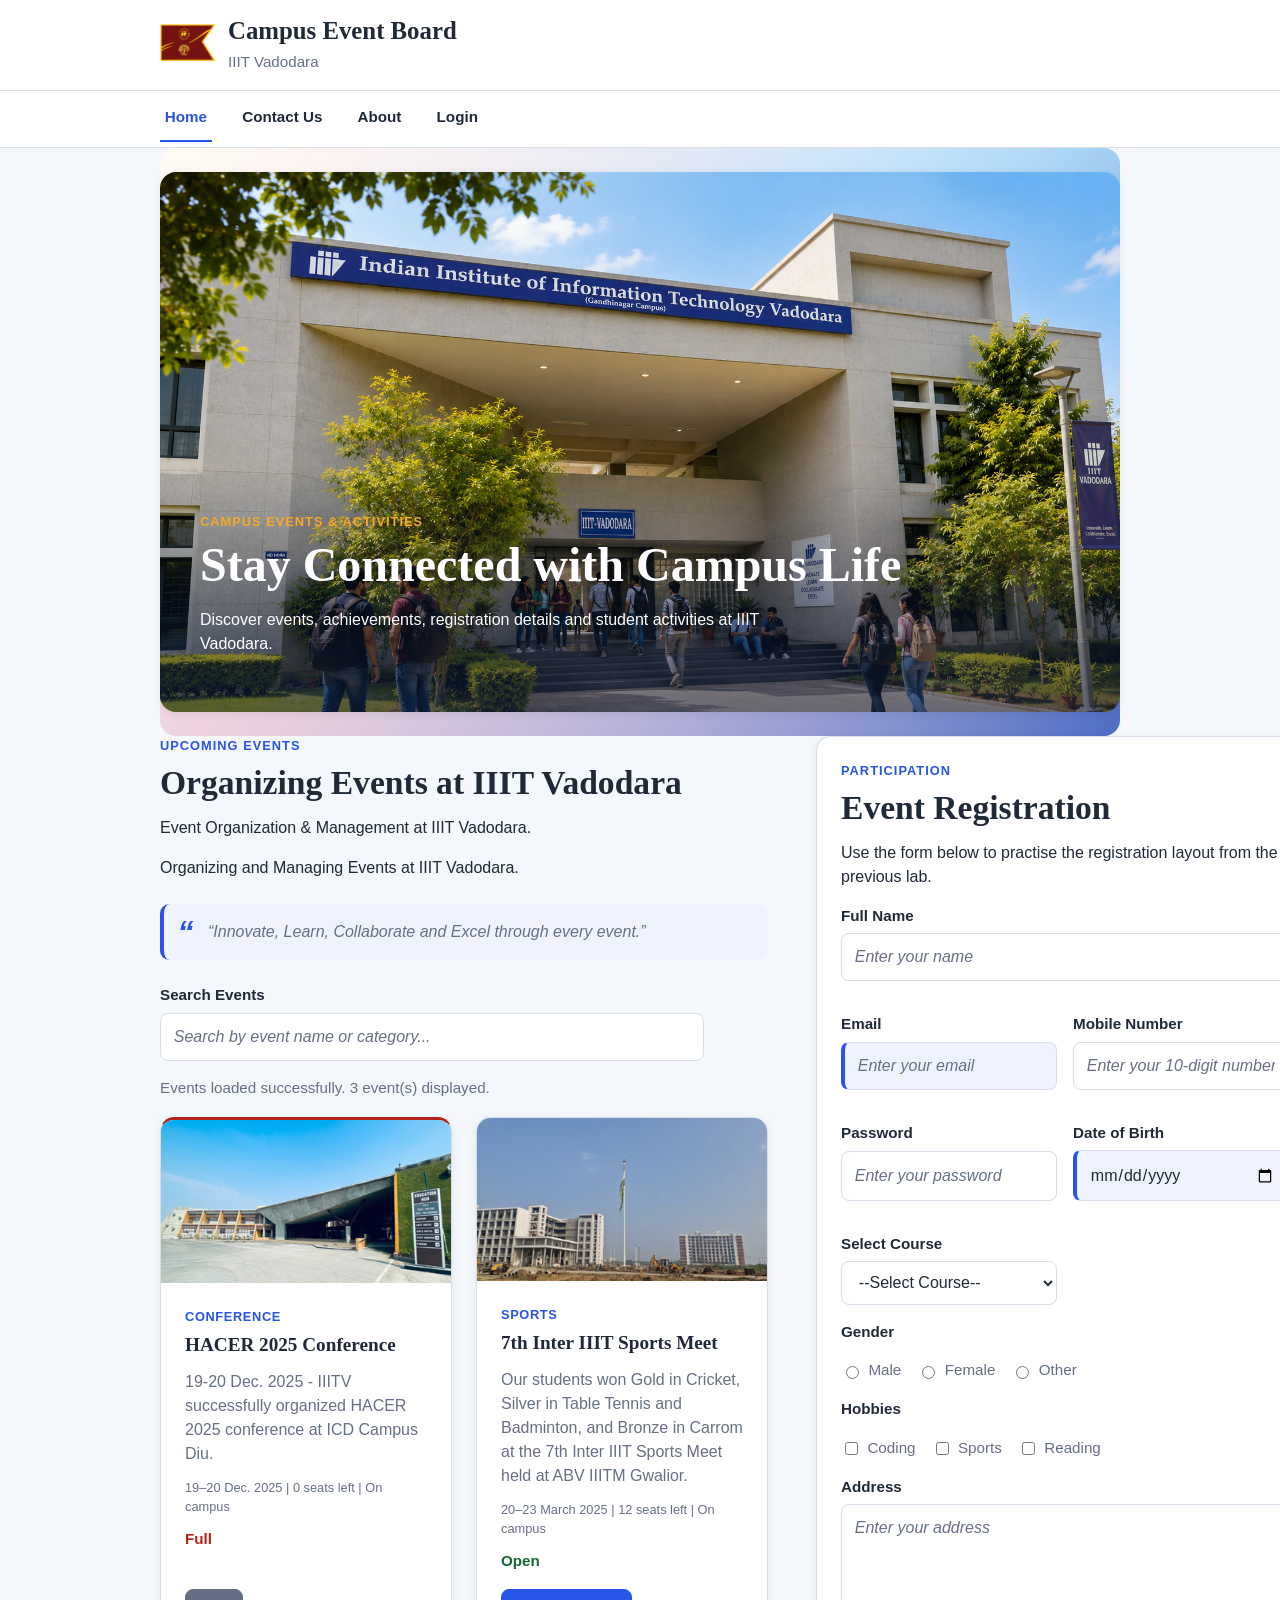
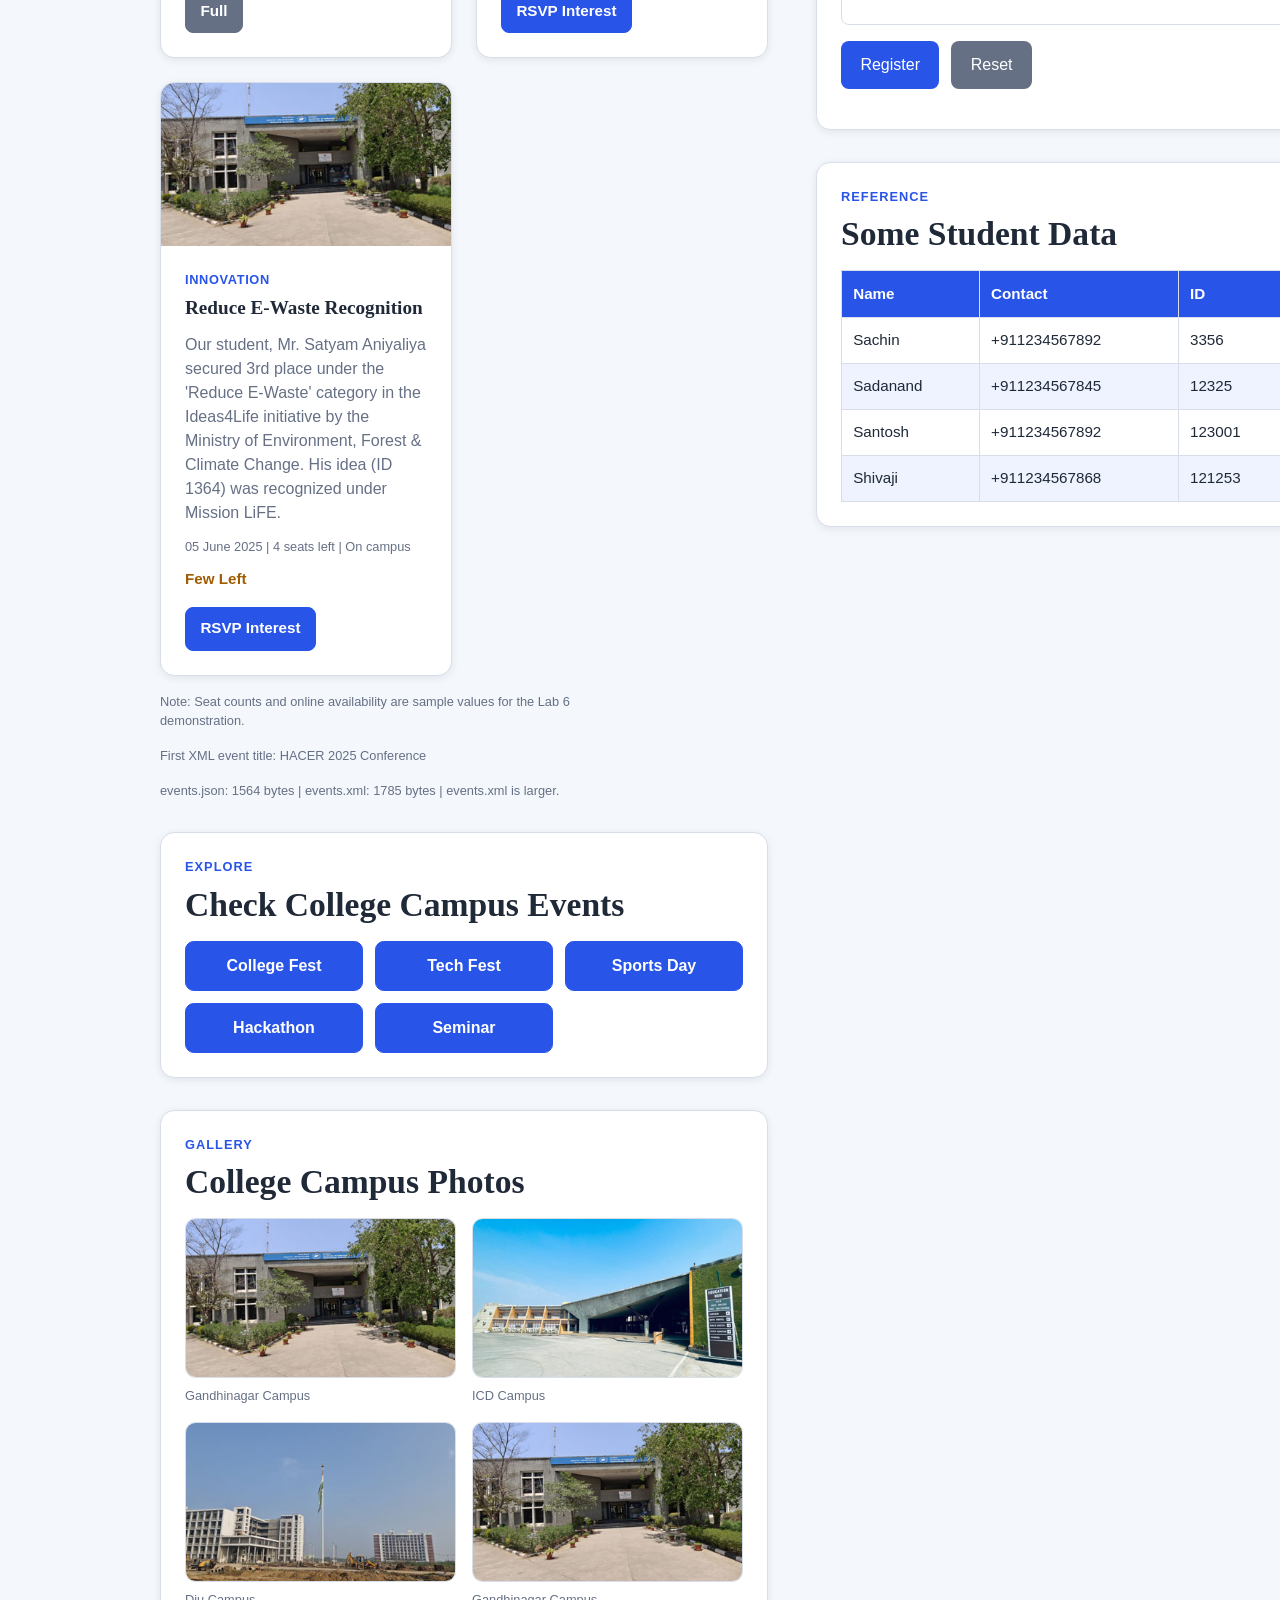
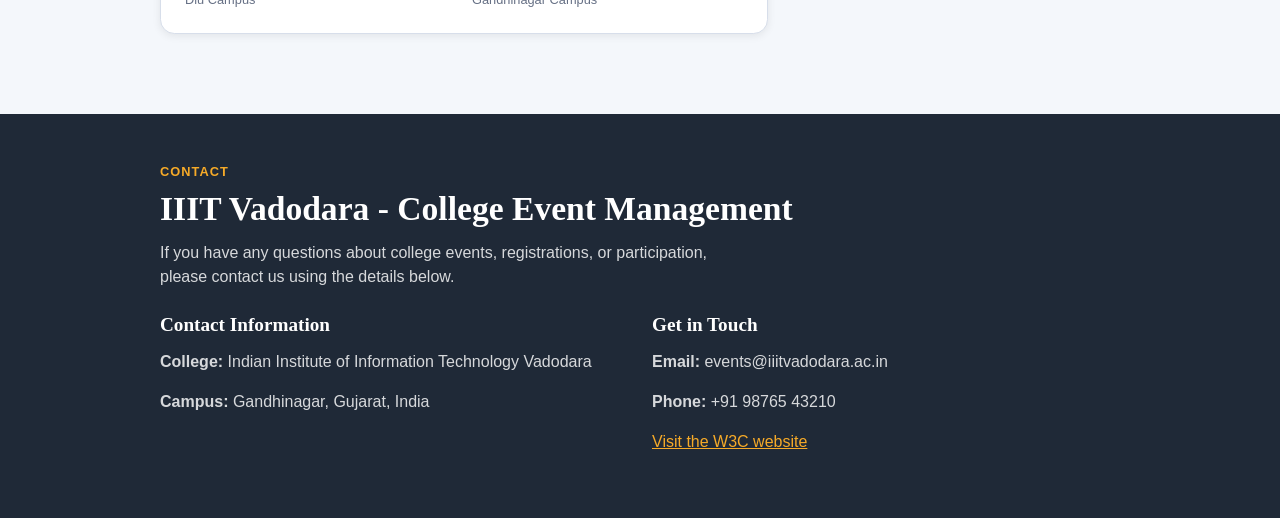
<file: index.html>
<!DOCTYPE html>
<html lang="en">

<head>
    <meta charset="UTF-8">
    <meta name="viewport" content="width=device-width, initial-scale=1">
    <meta name="description" content="Campus Event Board for IIIT Vadodara events, campus activities, registration and student information.">
    <title>Campus Event Board | IIIT Vadodara</title>
    <link rel="stylesheet" href="style.css">
</head>

<body>
    <div class="site-shell">

        <a class="skip-link" href="#main-content">Skip to main content</a>

        <!-- B2: Page grid area - header -->
        <header class="site-header">
            <div class="container header-inner">
                <a class="brand" href="#main-content" aria-label="Campus Event Board home">
                    <img src="flag.png" width="70" height="70" alt="Campus Event Board logo">
                    <span class="brand-text">
                        <span class="brand-title">Campus Event Board</span>
                        <span class="brand-subtitle">IIIT Vadodara</span>
                    </span>
                </a>
            </div>
        </header>

        <!-- B2: Page grid area - navigation -->
        <nav class="main-nav" aria-label="Primary navigation">
            <div class="container nav-inner">
                <button class="menu-toggle" type="button" aria-label="Open navigation menu" aria-expanded="false">
                    <span aria-hidden="true">&#9776;</span>
                    <span>Menu</span>
                </button>

                <!-- B6: Hidden on phones and revealed as flex on wider screens -->
                <div class="nav-links">
                    <a href="#main-content" class="active" aria-current="page">Home</a>
                    <a href="#footer">Contact Us</a>
                    <a href="About.html">About</a>
                    <a href="Loggin.html">Login</a>
                </div>
            </div>
        </nav>

        <!-- B2: Page grid area - main -->
        <main id="main-content" class="site-main">

            <section class="hero container" aria-labelledby="hero-title">
                <div class="hero-media">
                    <img src="campus.jpg" alt="IIIT Vadodara Gandhinagar Campus">
                    <div class="hero-overlay">
                        <p class="eyebrow">Campus Events &amp; Activities</p>
                        <h1 id="hero-title">Stay Connected with Campus Life</h1>
                        <p>Discover events, achievements, registration details and student activities at IIIT Vadodara.</p>
                    </div>
                </div>
            </section>

            <div class="container content-layout">

                <section class="events-panel" aria-labelledby="events-title">
                    <header class="section-heading">
                        <p class="eyebrow">Upcoming Events</p>
                        <h2 id="events-title">Organizing Events at IIIT Vadodara</h2>
                        <p>Event Organization &amp; Management at IIIT Vadodara.</p>
                        <p>Organizing and Managing Events at IIIT Vadodara.</p>
                        <blockquote class="event-quote">
                            “Innovate, Learn, Collaborate and Excel through every event.”
                        </blockquote>
                    </header>

                    <!-- B6: Search events while typing; Escape clears the search. -->
                    <div class="event-search-box">
                        <label for="event-search">Search Events</label>
                        <input type="search" id="event-search" placeholder="Search by event name or category..." autocomplete="off">
                    </div>

                    <!-- B7: This message displays Loading, Success, and Error states. -->
                    <p id="event-status" class="event-status" role="status" aria-live="polite">Loading events...</p>

                    <!-- B2: JavaScript creates the event cards from events.json in this container. -->
                    <div class="event-grid"></div>
                    <p class="event-demo-note">Note: Seat counts and online availability are sample values for the Lab 6 demonstration.</p>
                    <!-- B4: Show the first title read from events.xml. -->
                    <p id="xml-title-note" class="event-demo-note" role="status" aria-live="polite">First XML event title: Loading...</p>
                    <!-- B5: Show the UTF-8 byte sizes of events.json and events.xml. -->
                    <p id="file-size-note" class="event-demo-note" role="status" aria-live="polite">JSON/XML file sizes: checking...</p>

                    <section class="section-card event-links" aria-labelledby="quick-events-title">
                        <div class="section-heading compact-heading">
                            <p class="eyebrow">Explore</p>
                            <h2 id="quick-events-title">Check College Campus Events</h2>
                        </div>
                        <div class="quick-links">
                            <a href="Websites.png">College Fest</a>
                            <a href="Websites.png">Tech Fest</a>
                            <a href="Websites.png">Sports Day</a>
                            <a href="Websites.png">Hackathon</a>
                            <a href="Websites.png">Seminar</a>
                        </div>
                    </section>

                    <section class="section-card college-photos" aria-labelledby="photos-title">
                        <div class="section-heading compact-heading">
                            <p class="eyebrow">Gallery</p>
                            <h2 id="photos-title">College Campus Photos</h2>
                        </div>
                        <div class="photo-container">
                            <figure>
                                <img src="GNC.jpg" alt="Gandhinagar Campus">
                                <figcaption>Gandhinagar Campus</figcaption>
                            </figure>
                            <figure>
                                <img src="ICD.jpg" alt="ICD Campus">
                                <figcaption>ICD Campus</figcaption>
                            </figure>
                            <figure>
                                <img src="DUMAND_CAMPUS.jpg" alt="Diu Campus">
                                <figcaption>Diu Campus</figcaption>
                            </figure>
                            <figure>
                                <img src="GNC.jpg" alt="Gandhinagar Campus">
                                <figcaption>Gandhinagar Campus</figcaption>
                            </figure>
                        </div>
                    </section>
                </section>

                <!-- B5: Sidebar appears on large screens using the inner CSS Grid layout -->
                <aside class="sidebar" aria-label="Campus information and registration">
                    <section class="section-card registration" aria-labelledby="registration-title">
                        <div class="section-heading compact-heading">
                            <p class="eyebrow">Participation</p>
                            <h2 id="registration-title">Event Registration</h2>
                            <p>Use the form below to practise the registration layout from the previous lab.</p>
                        </div>

                        <form action="#" method="post" novalidate> <!-- B8: JavaScript checks validity with checkValidity(). -->
                            <div class="form-grid">
                                <div class="form-field form-field--full">
                                    <label for="name">Full Name</label>
                                    <input type="text" id="name" name="name" placeholder="Enter your name" autocomplete="name" required>
                                </div>

                                <div class="form-field">
                                    <label for="email">Email</label>
                                    <input type="email" id="email" name="email" placeholder="Enter your email" autocomplete="email" required>
                                </div>

                                <div class="form-field">
                                    <label for="mobile">Mobile Number</label>
                                    <input type="tel" id="mobile" name="mobile" placeholder="Enter your 10-digit number" autocomplete="tel" pattern="[0-9]{10}" title="Enter a 10-digit mobile number." required> <!-- B8: pattern + required validation. -->
                                </div>

                                <div class="form-field">
                                    <label for="password">Password</label>
                                    <input type="password" id="password" name="password" placeholder="Enter your password" autocomplete="new-password" required>
                                </div>

                                <div class="form-field">
                                    <label for="dob">Date of Birth</label>
                                    <input type="date" id="dob" name="dob">
                                </div>

                                <div class="form-field">
                                    <label for="course">Select Course</label>
                                    <select id="course" name="course">
                                        <option value="">--Select Course--</option>
                                        <option value="mca">MCA</option>
                                        <option value="bca">BCA</option>
                                        <option value="btech">B.Tech</option>
                                        <option value="mtech">M.Tech</option>
                                    </select>
                                </div>
                            </div>

                            <fieldset class="choice-group">
                                <legend>Gender</legend>
                                <label><input type="radio" name="gender" value="Male"> Male</label>
                                <label><input type="radio" name="gender" value="Female"> Female</label>
                                <label><input type="radio" name="gender" value="Other"> Other</label>
                            </fieldset>

                            <fieldset class="choice-group">
                                <legend>Hobbies</legend>
                                <label><input type="checkbox" name="hobby" value="Coding"> Coding</label>
                                <label><input type="checkbox" name="hobby" value="Sports"> Sports</label>
                                <label><input type="checkbox" name="hobby" value="Reading"> Reading</label>
                            </fieldset>

                            <div class="form-field">
                                <label for="address">Address</label>
                                <textarea id="address" name="address" rows="4" placeholder="Enter your address"></textarea>
                            </div>

                            <div class="form-actions">
                                <input type="submit" value="Register">
                                <input type="reset" value="Reset">
                            </div>
                            <!-- B8: Display the form validation result. -->
                            <p id="form-message" class="form-message" role="status" aria-live="polite"></p>
                        </form>
                    </section>

                    <section class="section-card student-data" aria-labelledby="student-data-title">
                        <div class="section-heading compact-heading">
                            <p class="eyebrow">Reference</p>
                            <h2 id="student-data-title">Some Student Data</h2>
                        </div>
                        <div class="table-wrap">
                            <table>
                                <thead>
                                    <tr>
                                        <th scope="col">Name</th>
                                        <th scope="col">Contact</th>
                                        <th scope="col">ID</th>
                                    </tr>
                                </thead>
                                <tbody>
                                    <tr>
                                        <td>Sachin</td>
                                        <td>+911234567892</td>
                                        <td>3356</td>
                                    </tr>
                                    <tr>
                                        <td>Sadanand</td>
                                        <td>+911234567845</td>
                                        <td>12325</td>
                                    </tr>
                                    <tr>
                                        <td>Santosh</td>
                                        <td>+911234567892</td>
                                        <td>123001</td>
                                    </tr>
                                    <tr>
                                        <td>Shivaji</td>
                                        <td>+911234567868</td>
                                        <td>121253</td>
                                    </tr>
                                </tbody>
                            </table>
                        </div>
                    </section>
                </aside>
            </div>
        </main>

        <!-- B2: Page grid area - footer -->
        <footer id="footer" class="site-footer">
            <div class="container footer-inner">
                <p class="eyebrow">Contact</p>
                <h2>IIIT Vadodara - College Event Management</h2>
                <p class="footer-intro">If you have any questions about college events, registrations, or participation, please contact us using the details below.</p>

                <div class="contact-grid">
                    <div>
                        <h3>Contact Information</h3>
                        <p><strong>College:</strong> Indian Institute of Information Technology Vadodara</p>
                        <p><strong>Campus:</strong> Gandhinagar, Gujarat, India</p>
                    </div>
                    <div>
                        <h3>Get in Touch</h3>
                        <p><strong>Email:</strong> events@iiitvadodara.ac.in</p>
                        <p><strong>Phone:</strong> +91 98765 43210</p>
                        <p><a href="https://www.w3.org/">Visit the W3C website</a></p>
                    </div>
                </div>
            </div>
        </footer>

    </div>

    <!-- A1: Link the Lab 6 JavaScript file just before the closing body tag. -->
    <script src="script.js" defer></script>
</body>

</html>
</file>
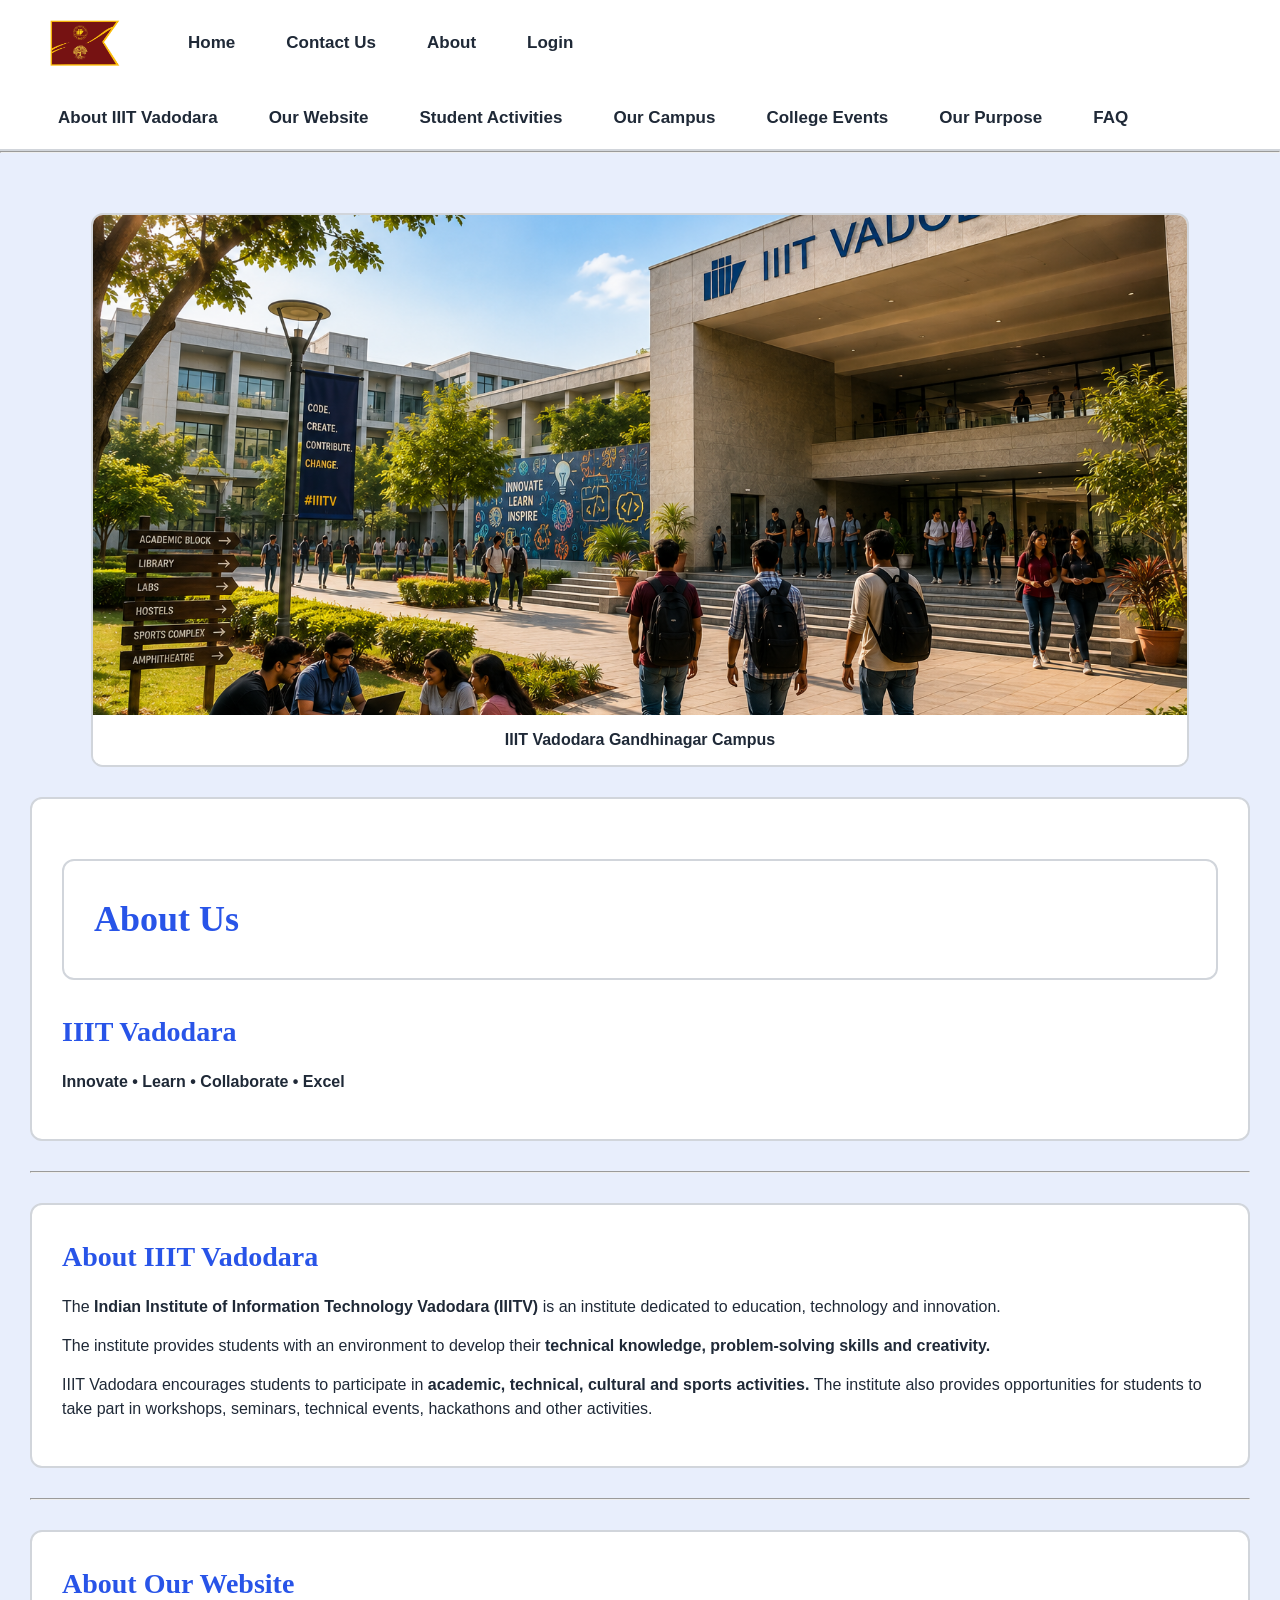
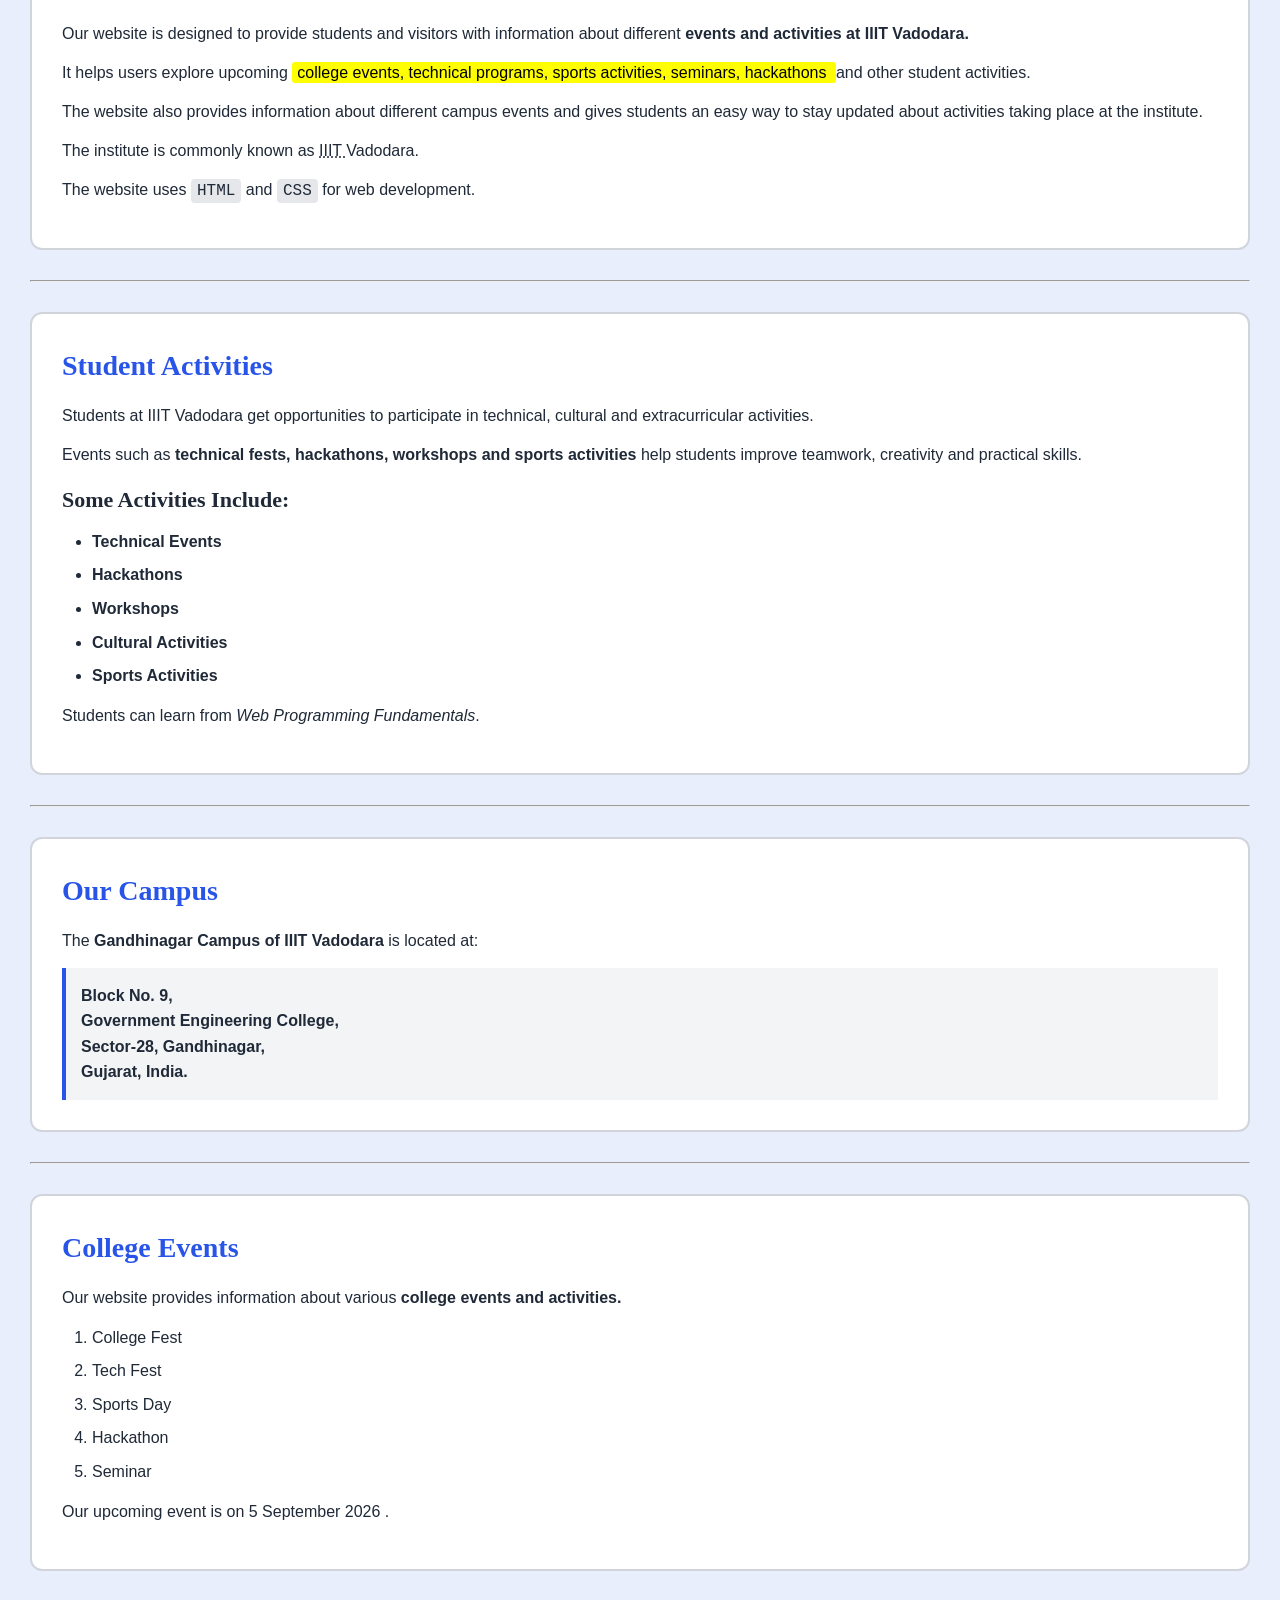
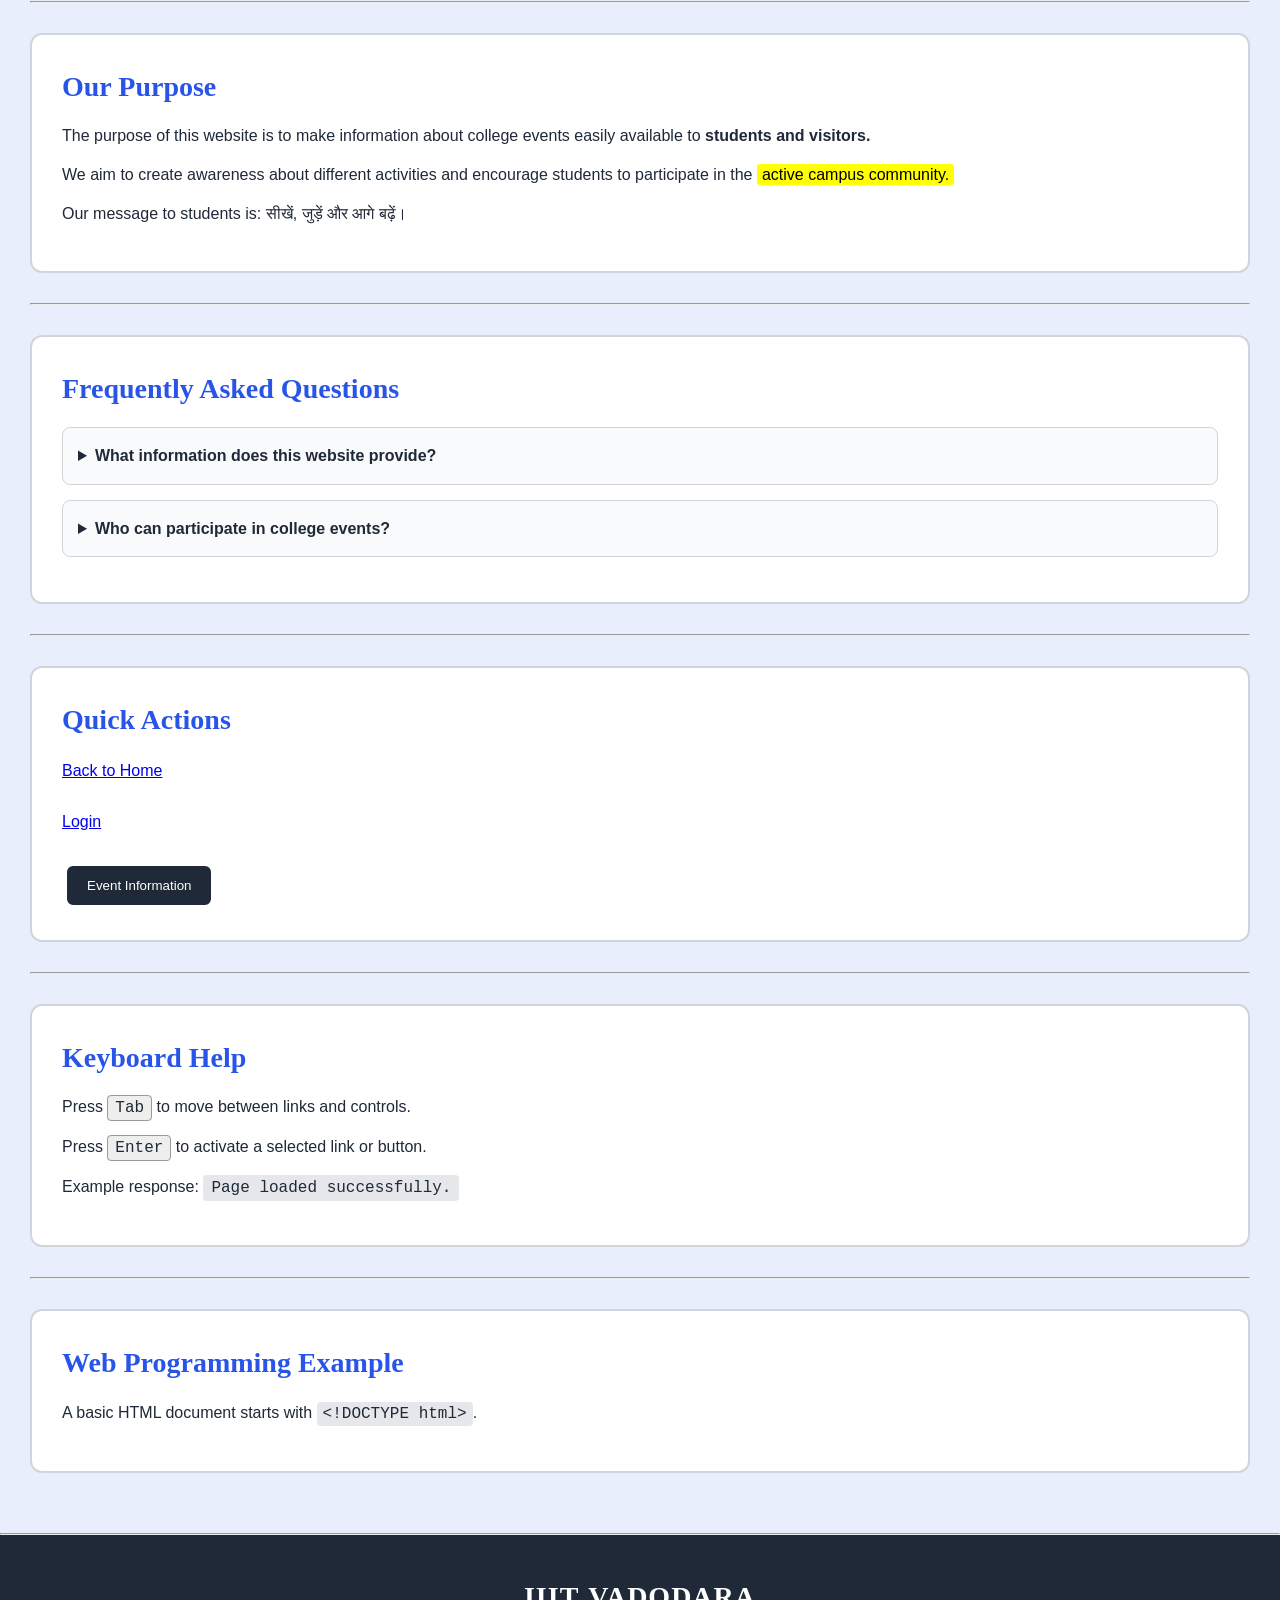
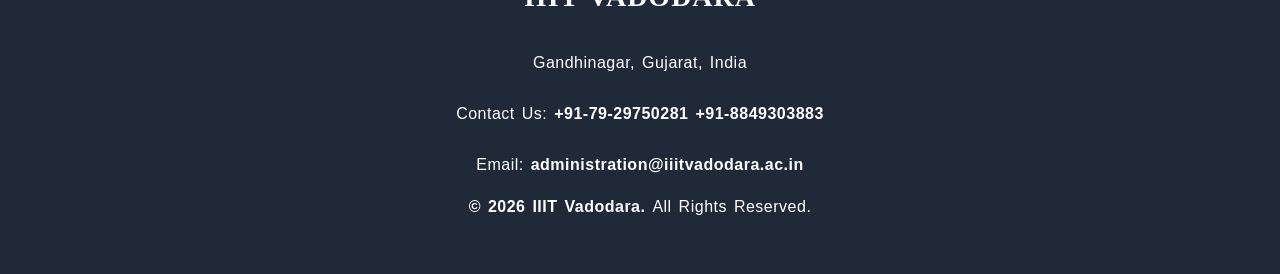
<file: About.html>
<!DOCTYPE html>
<html lang="en">

<head>

    <!-- A1: Correct document skeleton -->
    <meta charset="UTF-8">

    <meta name="viewport"
          content="width=device-width, initial-scale=1.0">

    <!-- A2: Title and description -->
    <title>About Us - IIIT Vadodara College Events</title>

    <meta name="description"
          content="Learn about IIIT Vadodara, its campus, student activities, college events and our event management website.">

    <!-- A3: Favicon -->
    <link rel="icon" href="flag.png">

    <!-- A3: Open Graph tags -->
    <meta property="og:title"
          content="About Us - IIIT Vadodara">

    <meta property="og:description"
          content="Learn about IIIT Vadodara and its college events and student activities.">

    <meta property="og:image"
          content="college.jpg">
         <link rel="stylesheet" href="About.css">
</head>


<body>

    <!-- A16: Skip link -->
    <a href="#main-content">
        Skip to main content
    </a>


    <!-- A4: Header -->

    <header id="site-header">

        <!-- Main Navigation -->

        <nav aria-label="Main navigation">

            <img src="flag.png"
                 width="70"
                 height="70"
                 alt="IIIT Vadodara logo">

            <a href="index.html">Home</a>

            <a href="index.html#footer">Contact Us</a>

            <a href="About.html" aria-current="page">
                About
            </a>

            <a href="Loggin.html">Login</a>

        </nav>


        <!-- A5: Second navigation -->

        <nav aria-label="About page navigation">

            <a href="#about-iiitv">
                About IIIT Vadodara
            </a>

            <a href="#website">
                Our Website
            </a>

            <a href="#activities">
                Student Activities
            </a>

            <a href="#campus">
                Our Campus
            </a>

            <a href="#events">
                College Events
            </a>

            <a href="#purpose">
                Our Purpose
            </a>

            <a href="#faq">
                FAQ
            </a>

        </nav>

    </header>


    <hr>


    <!-- A4: Main -->

    <main id="main-content">


        <!-- A7: Figure with caption -->

        <figure>

            <img src="college.jpg"
                 alt="IIIT Vadodara Gandhinagar Campus building"
                 width="100%"
                 height="500">

            <figcaption>
                IIIT Vadodara Gandhinagar Campus
            </figcaption>

        </figure>


        <!-- About Us -->

        <section>

            <h1>About Us</h1>

            <h2>IIIT Vadodara</h2>

            <p>

                <strong>
                    Innovate • Learn • Collaborate • Excel
                </strong>

            </p>

        </section>


        <hr>


        <!-- A6: Article -->

        <article id="about-iiitv">

            <h2>About IIIT Vadodara</h2>

            <p>
                The
                <strong>
                    Indian Institute of Information Technology
                    Vadodara (IIITV)
                </strong>
                is an institute dedicated to education,
                technology and innovation.
            </p>

            <p>
                The institute provides students with an environment
                to develop their
                <strong>
                    technical knowledge, problem-solving skills
                    and creativity.
                </strong>
            </p>

            <p>
                IIIT Vadodara encourages students to participate in
                <strong>
                    academic, technical, cultural and sports
                    activities.
                </strong>

                The institute also provides opportunities for
                students to take part in workshops, seminars,
                technical events, hackathons and other activities.
            </p>

        </article>


        <hr>


        <!-- A6: Section -->

        <section id="website">

            <h2>About Our Website</h2>

            <p>
                Our website is designed to provide students and
                visitors with information about different
                <strong>
                    events and activities at IIIT Vadodara.
                </strong>
            </p>

            <p>
                It helps users explore upcoming
                <mark>
                    college events, technical programs,
                    sports activities, seminars, hackathons
                </mark>
                and other student activities.
            </p>

            <p>
                The website also provides information about different
                campus events and gives students an easy way to stay
                updated about activities taking place at the institute.
            </p>


            <!-- A11: Semantic text elements -->

            <p>
                The institute is commonly known as
                <abbr title="Indian Institute of Information Technology">
                    IIIT
                </abbr>
                Vadodara.
            </p>

            <p>
                The website uses
                <code>HTML</code>
                and
                <code>CSS</code>
                for web development.
            </p>

        </section>


        <hr>


        <!-- Student Activities -->

        <section id="activities">

            <h2>Student Activities</h2>

            <p>
                Students at IIIT Vadodara get opportunities to
                participate in technical, cultural and extracurricular
                activities.
            </p>

            <p>
                Events such as
                <strong>
                    technical fests, hackathons, workshops
                    and sports activities
                </strong>
                help students improve teamwork, creativity
                and practical skills.
            </p>

            <h3>Some Activities Include:</h3>

            <ul>

                <li>
                    <strong>Technical Events</strong>
                </li>

                <li>
                    <strong>Hackathons</strong>
                </li>

                <li>
                    <strong>Workshops</strong>
                </li>

                <li>
                    <strong>Cultural Activities</strong>
                </li>

                <li>
                    <strong>Sports Activities</strong>
                </li>

            </ul>


            <!-- A11: Cite element -->

            <p>
                Students can learn from
                <cite>Web Programming Fundamentals</cite>.
            </p>

        </section>


        <hr>


        <!-- Our Campus -->

        <section id="campus">

            <h2>Our Campus</h2>

            <p>
                The
                <strong>
                    Gandhinagar Campus of IIIT Vadodara
                </strong>
                is located at:
            </p>

            <!-- A11: Address -->

            <address>

                <strong>
                    Block No. 9,<br>
                    Government Engineering College,<br>
                    Sector-28, Gandhinagar,<br>
                    Gujarat, India.
                </strong>

            </address>

        </section>


        <hr>


        <!-- College Events -->

       <section id="events" class="events">
            <h2>College Events</h2>

            <p>
                Our website provides information about various
                <strong>
                    college events and activities.
                </strong>
            </p>

            <ol>

                <li>College Fest</li>

                <li>Tech Fest</li>

                <li>Sports Day</li>

                <li>Hackathon</li>

                <li>Seminar</li>

            </ol>


            <!-- A8: Time element -->

            <p>

                Our upcoming event is on

                <time datetime="2026-09-05">
                    5 September 2026
                </time>.

            </p>

        </section>


        <hr>


        <!-- Our Purpose -->

        <section id="purpose">

            <h2>Our Purpose</h2>

            <p>
                The purpose of this website is to make information
                about college events easily available to
                <strong>
                    students and visitors.
                </strong>
            </p>

            <p>
                We aim to create awareness about different activities
                and encourage students to participate in the
                <mark>
                    active campus community.
                </mark>
            </p>


            <!-- A18: Language change -->

            <p>
                Our message to students is:

                <span lang="hi">
                    सीखें, जुड़ें और आगे बढ़ें।
                </span>

            </p>

        </section>


        <hr>


        <!-- A12: No JavaScript FAQ -->

        <section id="faq">

            <h2>Frequently Asked Questions</h2>


            <details>

                <summary>
                    What information does this website provide?
                </summary>

                <p>
                    This website provides information about college
                    events, student activities, technical programs,
                    sports activities, seminars and hackathons.
                </p>

            </details>


            <details>

                <summary>
                    Who can participate in college events?
                </summary>

                <p>
                    Students can participate in different college
                    events and activities according to the event
                    requirements.
                </p>

            </details>

        </section>


        <hr>


        <!-- A13: Buttons and links -->

        <section>

            <h2>Quick Actions</h2>

            <a href="index.html">
                Back to Home
            </a>

            <br><br>

            <a href="Loggin.html">
                Login
            </a>

            <br><br>

            <button type="button">
                Event Information
            </button>

        </section>


        <hr>


        <!-- A19: Keyboard -->

        <section>

            <h2>Keyboard Help</h2>

            <p>
                Press
                <kbd>Tab</kbd>
                to move between links and controls.
            </p>

            <p>
                Press
                <kbd>Enter</kbd>
                to activate a selected link or button.
            </p>

            <p>
                Example response:
                <samp>Page loaded successfully.</samp>
            </p>

        </section>


        <hr>


        <!-- A11: Code example -->

        <section>

            <h2>Web Programming Example</h2>

            <p>
                A basic HTML document starts with
                <code>&lt;!DOCTYPE html&gt;</code>.
            </p>

        </section>


    </main>


    <hr>


    <!-- A4: Footer -->

    <footer id="footer">

        <h2>IIIT Vadodara</h2>


        <!-- A11: Address -->

        <address>

            Gandhinagar, Gujarat, India

            <br><br>

            Contact Us:

            <strong>
                +91-79-29750281
                +91-8849303883
            </strong>

            <br><br>

            Email:

            <strong>
                administration@iiitvadodara.ac.in
            </strong>

        </address>


        <p>

            <strong>
                &copy; 2026 IIIT Vadodara.
            </strong>

            All Rights Reserved.

        </p>


        <!-- A23: Major section comment -->

    </footer>


</body>

</html>
</file>
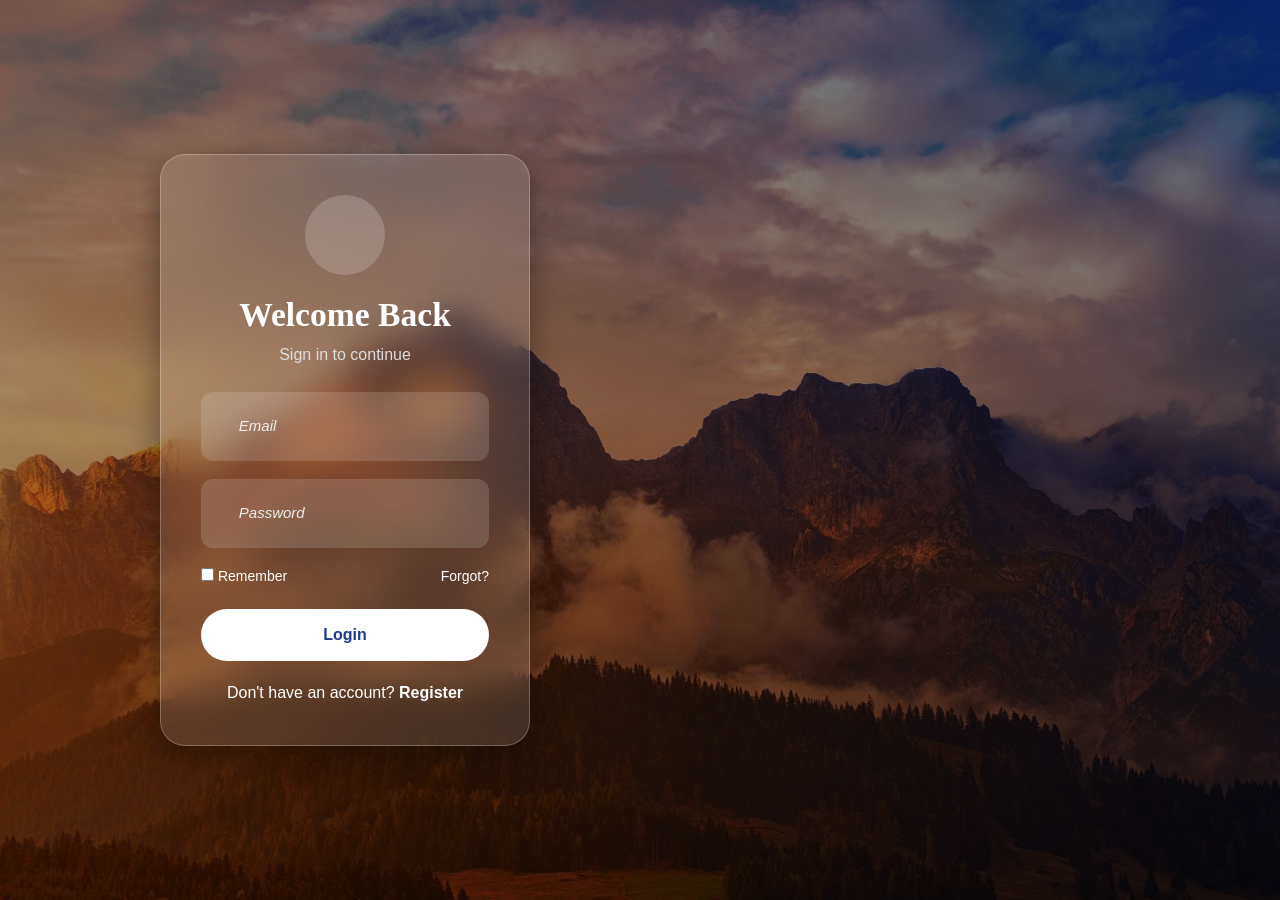
<file: Loggin.html>
<!DOCTYPE html>
<html lang="en">
<head>
<meta charset="UTF-8">
<meta name="viewport" content="width=device-width, initial-scale=1.0">
<title>Transparent Login</title>
<link rel="stylesheet" href="style.css">
<link rel="stylesheet"
href="login.css">
</head>

<body>

<div class="container">
    <form class="login-box">

        <div class="user-icon">
            <i class="fa-solid fa-user"></i>
        </div>

        <h2>Welcome Back</h2>
        <p>Sign in to continue</p>

        <div class="input-box">
            <i class="fa-solid fa-envelope"></i>
            <input type="email" placeholder="Email" required>
        </div>

        <div class="input-box">
            <i class="fa-solid fa-lock"></i>
            <input type="password" placeholder="Password" required>
        </div>

        <div class="options">
            <label>
                <input type="checkbox"> Remember
            </label>
            <a href="#">Forgot?</a>
        </div>

        <button type="submit">Login</button>

        <div class="register">
            Don't have an account?
            <a href="index.html">Register</a>
        </div>

    </form>
</div>

</body>
</html>
</file>
<file: style.css>
* {
    box-sizing: border-box;
}

/* A2: CSS colour palette */
:root {
    --brand: #2854e8;
    --brand-dark: rgb(27 58 158);
    --accent: hsl(38 92% 56%);
    --ink: #1f2937;
    --paper: #f4f7fb;
    --surface: #ffffff;
    --muted: #667085;
    --border: #d7deea;
    --soft: #eef3ff;
    --overlay: rgb(16 31 64 / 62%);
    --success: #166534;
    --danger: #b42318;
    --shadow: 0 2px 8px rgb(0 0 0 / 8%);

    /* A5: Typography system */
    --font-body: Arial, Helvetica, sans-serif;
    --font-heading: Georgia, "Times New Roman", serif;
    --text-xs: 0.8rem;
    --text-sm: 0.95rem;
    --text-base: 1rem;
    --text-lg: 1.2rem;
    --text-xl: 1.55rem;
    --text-2xl: 2rem;
    --space-1: 0.5rem;
    --space-2: 0.75rem;
    --space-3: 1rem;
    --space-4: 1.5rem;
    --space-5: 2rem;
    --space-6: 3rem;
}

html {
    scroll-behavior: smooth;
}

body {
    margin: 0;
    font-family: var(--font-body);
    font-size: var(--text-base);
    color: var(--ink);
    background: var(--paper);
    line-height: 1.5;
}

/* A7: Reusable centred container */
.container {
    width: min(90%, 60rem);
    margin: 0 auto;
}

/* A4: Relative units, including rem and clamp() */
h1 {
    font-size: clamp(2rem, 5vw, 3rem);
    line-height: 1.1;
    margin: 0 0 var(--space-3);
}

h2 {
    font-size: clamp(1.55rem, 3vw, 2.1rem);
    line-height: 1.2;
    margin: 0 0 var(--space-2);
}

h3 {
    font-size: var(--text-lg);
    line-height: 1.3;
    margin: 0 0 var(--space-2);
}

h1,
h2,
h3 {
    font-family: var(--font-heading);
}

p {
    max-width: 65ch;
    margin: 0 0 var(--space-3);
}

small,
.eyebrow,
.event-card__tag {
    font-size: var(--text-xs);
}

.eyebrow {
    margin-bottom: var(--space-1);
    color: var(--brand);
    font-weight: 700;
    letter-spacing: 0.08em;
    text-transform: uppercase;
}

img {
    max-width: 100%;
    height: auto;
}

a {
    color: var(--brand);
}

button,
input,
select,
textarea {
    font: inherit;
}

a:focus-visible,
button:focus-visible,
input:focus-visible,
select:focus-visible,
textarea:focus-visible {
    outline: 3px solid var(--accent);
    outline-offset: 3px;
}

.skip-link {
    position: absolute;
    top: var(--space-2);
    left: -9999px;
    z-index: 2000;
    padding: var(--space-2) var(--space-3);
    color: var(--surface);
    background: var(--ink);
    text-decoration: none;
    border-radius: 0.4rem;
}

.skip-link:focus {
    left: var(--space-3);
}

/* B2: CSS Grid page layout */
.site-shell {
    min-height: 100vh;
    display: grid;
    grid-template-areas:
        "header"
        "nav"
        "main"
        "footer";
    grid-template-columns: 1fr;
}

.site-header {
    grid-area: header;
    background: var(--surface);
    border-bottom: 1px solid var(--border);
}

.header-inner {
    padding: var(--space-2) 0;
}

.brand {
    display: inline-flex;
    align-items: center;
    gap: var(--space-2);
    color: var(--ink);
    text-decoration: none;
}

.brand img {
    width: 3.5rem;
    height: 3.5rem;
    object-fit: contain;
}

.brand-text {
    display: grid;
    gap: 0.1rem;
}

.brand-title {
    font-family: var(--font-heading);
    font-size: var(--text-xl);
    font-weight: 700;
}

.brand-subtitle {
    color: var(--muted);
    font-size: var(--text-sm);
}

.main-nav {
    grid-area: nav;
    position: sticky;
    top: 0;
    z-index: 1000;
    background: var(--surface);
    border-bottom: 1px solid var(--border);
}

.nav-inner {
    display: flex;
    align-items: center;
    justify-content: space-between;
    min-height: 3.5rem;
}

/* B6: Hamburger is visible on phones; no JavaScript behavior is required yet */
.menu-toggle {
    display: inline-flex;
    align-items: center;
    gap: var(--space-1);
    padding: 0.55rem 0.8rem;
    color: var(--ink);
    background: var(--soft);
    border: 1px solid var(--border);
    border-radius: 0.5rem;
    cursor: pointer;
}

.nav-links {
    display: none;
    align-items: center;
    gap: clamp(0.75rem, 2vw, 1.75rem);
    width: 100%;
}

.nav-links a {
    padding: 0.65rem 0.3rem;
    color: var(--ink);
    font-size: var(--text-sm);
    font-weight: 700;
    text-decoration: none;
    border-bottom: 2px solid transparent;
}

.nav-links a:hover,
.nav-links a.active {
    color: var(--brand);
    border-bottom-color: var(--brand);
}

.nav-links a:active {
    color: var(--brand-dark);
}

/* B7: Responsive hero image and fluid typography */
.hero {
    padding-top: var(--space-4);
    padding-bottom: var(--space-4);
    background: var(--soft) url("web2.jpg") center / cover no-repeat;
    border-radius: 1rem;
}

.hero-media {
    position: relative;
    overflow: hidden;
    min-height: calc(18rem + 2vw);
    border-radius: 1rem;
    box-shadow: var(--shadow);
}

.hero-media > img {
    display: block;
    width: 100%;
    height: 100%;
    min-height: calc(18rem + 2vw);
    object-fit: cover;
}

.hero-overlay {
    position: absolute;
    left: 0;
    right: 0;
    bottom: 0;
    padding: clamp(1.25rem, 4vw, 2.5rem);
    color: var(--surface);
    background: linear-gradient(to top, var(--overlay), rgb(16 31 64 / 0%));
}

.hero-overlay h1,
.hero-overlay p {
    max-width: 65ch;
}

.hero-overlay .eyebrow {
    color: var(--accent);
}

.site-main {
    grid-area: main;
    padding-bottom: var(--space-6);
}

/* B5: Base mobile-first layout */
.content-layout {
    display: grid;
    grid-template-columns: 1fr;
    gap: var(--space-5);
}

.events-panel,
.sidebar {
    min-width: 0;
}

.section-heading {
    margin-bottom: var(--space-4);
}

.compact-heading {
    margin-bottom: var(--space-3);
}

.event-quote {
    margin: var(--space-4) 0 0;
    padding: var(--space-3) var(--space-3) var(--space-3) 2.75rem;
    position: relative;
    color: var(--muted);
    font-style: italic;
    background: var(--soft);
    border-left: 4px solid var(--brand);
    border-radius: 0.6rem;
}

.event-quote::before {
    content: "\201C";
    position: absolute;
    left: 0.85rem;
    top: 0.25rem;
    color: var(--brand);
    font-size: 2rem;
    font-weight: 700;
}

/* A8 + B3: Reusable event card and responsive card grid */
.event-grid {
    display: grid;
    grid-template-columns: repeat(auto-fit, minmax(15rem, 1fr));
    gap: var(--space-4);
    margin-bottom: var(--space-5);
}

.event-card {
    display: flex;
    flex-direction: column;
    overflow: hidden;
    margin: 0;
    background: var(--surface);
    border: 1px solid var(--border);
    border-radius: 0.9rem;
    box-shadow: 0 2px 8px rgb(0 0 0 / 8%);
    transition: transform 160ms ease, box-shadow 160ms ease;
}

.event-card:hover {
    transform: translateY(-0.2rem);
    box-shadow: 0 0.65rem 1.3rem rgb(0 0 0 / 12%);
}

.event-card__image {
    display: block;
    width: 100%;
    aspect-ratio: 16 / 9;
    object-fit: cover;
}

.event-card__body {
    display: flex;
    flex: 1;
    flex-direction: column;
    padding: var(--space-4);
}

.event-card__tag {
    margin-bottom: 0.4rem;
    color: var(--brand);
    font-weight: 700;
    letter-spacing: 0.05em;
    text-transform: uppercase;
}

.event-card__text {
    margin-bottom: 0;
    color: var(--muted);
}

/* A7 + A8: Shared section card box model */
.section-card {
    margin: 0 0 var(--space-5);
    padding: var(--space-4);
    background: var(--surface);
    border: 1px solid var(--border);
    border-radius: 0.9rem;
    box-shadow: var(--shadow);
}

.quick-links {
    display: grid;
    grid-template-columns: repeat(auto-fit, minmax(9rem, 1fr));
    gap: var(--space-2);
}

.quick-links a {
    display: flex;
    align-items: center;
    justify-content: center;
    min-height: 3rem;
    padding: var(--space-2) var(--space-3);
    color: var(--surface);
    background: var(--brand);
    border: 1px solid var(--brand);
    border-radius: 0.55rem;
    text-align: center;
    text-decoration: none;
    font-weight: 700;
}

.quick-links a:hover {
    background: var(--brand-dark);
    border-color: var(--brand-dark);
}

/* B7: Photo gallery remains responsive */
.photo-container {
    display: grid;
    grid-template-columns: repeat(2, minmax(0, 1fr));
    gap: var(--space-3);
}

.photo-container figure {
    margin: 0;
}

.photo-container img {
    display: block;
    width: 100%;
    height: 10rem;
    object-fit: cover;
    border: 1px solid var(--border);
    border-radius: 0.65rem;
}

.photo-container figcaption {
    margin-top: var(--space-1);
    color: var(--muted);
    font-size: var(--text-xs);
}

/* B4: Form layout uses repeat(), fr and gap */
.form-grid {
    display: grid;
    grid-template-columns: 1fr;
    gap: var(--space-3);
}

.form-field {
    display: grid;
    gap: 0.35rem;
    margin-bottom: var(--space-3);
}

.form-field label,
.choice-group legend {
    font-size: var(--text-sm);
    font-weight: 700;
}

input[type="text"],
input[type="email"],
input[type="tel"],
input[type="password"],
input[type="date"],
select,
textarea {
    width: 100%;
    padding: 0.7rem 0.8rem;
    color: var(--ink);
    background: var(--surface);
    border: 1px solid var(--border);
    border-radius: 0.5rem;
}

input[type="email"],
input[type="date"] {
    background: var(--soft);
    border-left: 4px solid var(--brand);
}

input::placeholder,
textarea::placeholder {
    color: var(--muted);
    font-style: italic;
}

.choice-group {
    display: flex;
    flex-wrap: wrap;
    gap: 0.75rem 1rem;
    margin: 0 0 var(--space-3);
    padding: var(--space-2) 0 0;
    border: 0;
}

.choice-group legend {
    width: 100%;
    padding: 0;
    margin-bottom: 0.25rem;
}

.choice-group label {
    display: inline-flex;
    align-items: center;
    gap: 0.4rem;
    color: var(--muted);
    font-size: var(--text-sm);
}

.form-actions {
    display: flex;
    flex-wrap: wrap;
    gap: var(--space-2);
    margin-top: var(--space-2);
}

input[type="submit"],
input[type="reset"] {
    padding: 0.7rem 1.15rem;
    border: 1px solid transparent;
    border-radius: 0.5rem;
    cursor: pointer;
}

input[type="submit"] {
    color: var(--surface);
    background: var(--brand);
}

input[type="reset"] {
    color: var(--surface);
    background: var(--muted);
}

input[type="submit"]:hover,
input[type="reset"]:hover {
    filter: brightness(0.95);
}

/* B8: Table gets horizontal scrolling instead of overflowing the page */
.table-wrap {
    overflow-x: auto;
}

table {
    width: 100%;
    min-width: 28rem;
    border-collapse: collapse;
}

th,
td {
    padding: 0.7rem;
    border: 1px solid var(--border);
    text-align: left;
    font-size: var(--text-sm);
}

th {
    color: var(--surface);
    background: var(--brand);
}

tr:nth-child(even) {
    background: var(--soft);
}

/* B2: Inner CSS Grid creates the large-screen main + sidebar arrangement */
.sidebar {
    display: grid;
    gap: 0;
    align-content: start;
}

/* B2 + footer consistency */
.site-footer {
    grid-area: footer;
    padding: var(--space-6) 0;
    color: var(--surface);
    background: var(--ink);
}

.site-footer .eyebrow {
    color: var(--accent);
}

.site-footer h2,
.site-footer h3 {
    color: var(--surface);
}

.footer-intro {
    color: rgb(255 255 255 / 82%);
}

.contact-grid {
    display: grid;
    gap: var(--space-4);
    margin-top: var(--space-4);
}

.contact-grid p {
    color: rgb(255 255 255 / 82%);
}

.site-footer a {
    color: var(--accent);
}

/* A3: Semi-transparent colour is also used naturally for readable footer text */

/* B5: Tablet breakpoint - navigation becomes visible and forms can use two columns */
@media (min-width: 40rem) {
    .menu-toggle {
        display: none;
    }

    .nav-links {
        display: flex;
    }

    .form-grid {
        grid-template-columns: repeat(2, minmax(0, 1fr));
    }

    .form-field--full {
        grid-column: 1 / -1;
    }

    .contact-grid {
        grid-template-columns: repeat(2, minmax(0, 1fr));
    }
}

/* B5: Large desktop breakpoint - balanced main content + sidebar */
@media (min-width: 64rem) {
    .content-layout {
        grid-template-columns: minmax(0, 2fr) minmax(16rem, 1fr);
        align-items: start;
        gap: var(--space-6);
    }

    .sidebar .section-card {
        position: sticky;
        top: 5rem;
    }

    .sidebar .student-data {
        position: static;
    }
}


/* Lab Assignment 6 additions - these styles support the new controls without changing the original layout. */
.event-search-box {
    display: grid;
    gap: 0.4rem;
    max-width: 34rem;
    margin: 0 0 var(--space-3);
}

.event-search-box label {
    font-size: var(--text-sm);
    font-weight: 700;
}

.event-search-box input[type="search"] {
    width: 100%;
    padding: 0.7rem 0.8rem;
    color: var(--ink);
    background: var(--surface);
    border: 1px solid var(--border);
    border-radius: 0.5rem;
}

.event-status {
    min-height: 1.5rem;
    margin-bottom: var(--space-3);
    color: var(--muted);
    font-size: var(--text-sm);
}

.event-demo-note {
    margin-top: -1rem;
    margin-bottom: var(--space-5);
    color: var(--muted);
    font-size: var(--text-xs);
}

.event-card__details {
    margin: var(--space-2) 0;
    color: var(--muted);
    font-size: var(--text-xs);
}

.event-card__status {
    margin: 0 0 var(--space-3);
    font-size: var(--text-sm);
}

.status-full {
    color: var(--danger);
}

.status-few-left {
    color: #a15c00;
}

.status-open {
    color: var(--success);
}

.event-card.full {
    border-top: 3px solid var(--danger);
}

.event-card--online {
    border-bottom: 3px solid var(--brand);
}

.rsvp-button {
    align-self: flex-start;
    margin-top: auto;
    padding: 0.6rem 0.9rem;
    color: var(--surface);
    background: var(--brand);
    border: 1px solid var(--brand);
    border-radius: 0.5rem;
    font: inherit;
    font-size: var(--text-sm);
    font-weight: 700;
    cursor: pointer;
}

.rsvp-button:hover:not(:disabled) {
    background: var(--brand-dark);
}

.rsvp-button:disabled {
    color: var(--surface);
    background: var(--muted);
    border-color: var(--muted);
    cursor: not-allowed;
}

.form-message {
    margin: var(--space-3) 0 0;
    color: var(--brand-dark);
    font-size: var(--text-sm);
}

/* B4: Show the navigation list when the mobile hamburger is opened. */
@media (max-width: 39.999rem) {
    .nav-inner {
        flex-wrap: wrap;
        padding: 0.35rem 0;
    }

    .nav-links.is-open {
        display: flex;
        flex-direction: column;
        align-items: flex-start;
        gap: 0;
        padding: 0.5rem 0 0.75rem;
    }

    .nav-links.is-open a {
        width: 100%;
    }
}
</file>
<file: About.css>
:root {
    --brand: #2854e8;
    --dark: #1f2937;
    --light: #f5f7fb;
    --white: #ffffff;
    --border: #d1d5db;
    --accent: #f59e0b;
}




* {
    margin: 0;
    padding: 0;
    box-sizing: border-box;
}




body {
    font-family: Arial, Helvetica, sans-serif;
    color: var(--dark);
    background-color: var(--light);
    line-height: 1.6;
}




#site-header {
    background-color: var(--white);
    border-bottom: 2px solid var(--border);
}



nav a {
    color: var(--dark);
    text-decoration: none;
}



nav {
    display: flex;
    align-items: center;
    gap: 35px;

    padding: 8px 50px;

    background-color: white;
}


nav img {
    width: 70px;
    height: 70px;

    object-fit: contain;

    margin-right: 25px;
}


nav a {
    font-size: 17px;
    font-weight: bold;

    padding: 10px 8px;
}



nav a:hover {
    color: var(--brand);
    text-decoration: underline;
}


nav a:focus {
    color: var(--brand);

    outline: 3px solid var(--accent);

    outline-offset: 3px;
}


nav a:visited {
    color: #5b21b6;
}




body > a[href="#main-content"] {
    position: absolute;

    left: -9999px;
    top: 10px;

    padding: 10px 15px;

    background-color: var(--dark);
    color: white;

    text-decoration: none;

    z-index: 1000;
}


body > a[href="#main-content"]:focus {
    left: 10px;
}




main {
    background-color: #e8eefc;

   /* background-image: url("college.jpg");*/

    background-size: cover;

    background-position: center;

    background-repeat: no-repeat;

    padding: 30px;
}



figure {
    width: 90%;

    margin: 30px auto;

    background-color: white;

    border: 2px solid var(--border);

    border-radius: 12px;

    overflow: hidden;
}


figure img {
    width: 100%;
    height: 500px;

    object-fit: cover;

    display: block;
}


figcaption {
    text-align: center;

    padding: 12px;

    background-color: white;

    color: var(--dark);

    font-weight: bold;
}



main {
    width: 100%;

    min-height: 500px;
}



h1 {
    font-size: 36px;

    color: var(--brand);

    margin-bottom: 15px;
}


h2 {
    font-size: 28px;

    color: var(--brand);

    margin-bottom: 15px;
}


h3 {
    font-size: 22px;

    margin-bottom: 12px;
}


p {
    font-size: 16px;

    line-height: 1.5;

    margin-bottom: 15px;
}




h1,
h2,
h3 {
    font-family: Georgia, "Times New Roman", serif;
}



  h1
  {  background-color: white;

    border: 2px solid var(--border);

    border-radius: 12px;

    padding: 30px;

    margin: 30px 0;
}


/* =========================================================
   GENERAL SECTIONS
   ========================================================= */

main > section,
main > article {
    background-color: white;

    border: 2px solid var(--border);

    border-radius: 12px;

    padding: 30px;

    margin: 30px 0;
}


/* =========================================================
   B17 - BORDERS AND ROUNDED CORNERS
   ========================================================= */

article,
section {
    border: 2px solid var(--border);

    border-radius: 12px;
}


/* =========================================================
   LISTS
   ========================================================= */

ul,
ol {
    padding-left: 30px;

    margin-bottom: 15px;
}


li {
    margin-bottom: 8px;
}


/* =========================================================
   MARK ELEMENT
   ========================================================= */

mark {
    padding: 2px 5px;

    border-radius: 3px;
}


/* =========================================================
   B19 - TEXT PROPERTIES
   More than four text properties are used.
   ========================================================= */

.about-introduction {
    text-align: center;

    text-decoration: none;

    text-transform: uppercase;

    letter-spacing: 1px;

    word-spacing: 3px;

    line-height: 1.6;
}


.about-introduction h1 {
    text-transform: uppercase;
}


/* =========================================================
   B21 - USE SHORTHAND PROPERTIES
   Examples:
   margin: 30px 0;
   padding: 30px;
   border: 2px solid;
   ========================================================= */

.page-actions {
    padding: 30px;

    margin: 30px 0;

    border: 2px solid var(--border);

    border-radius: 12px;
}


/* =========================================================
   LINKS
   ========================================================= */

.page-actions a {
    display: inline-block;

    padding: 10px 18px;

    margin: 5px 10px 5px 0;

    background-color: var(--brand);

    color: white;

    text-decoration: none;

    border-radius: 6px;
}


/* =========================================================
   B15 - LINK HOVER AND FOCUS
   ========================================================= */

.page-actions a:hover {
    background-color: #163bb5;

    text-decoration: underline;
}


.page-actions a:focus {
    outline: 3px solid var(--accent);

    outline-offset: 3px;
}


/* =========================================================
   BUTTON
   ========================================================= */

button {
    padding: 10px 18px;

    margin: 5px;

    background-color: var(--dark);

    color: white;

    border: 2px solid var(--dark);

    border-radius: 6px;

    cursor: pointer;
}


button:hover {
    opacity: 0.85;
}


button:focus {
    outline: 3px solid var(--accent);

    outline-offset: 3px;
}


/* =========================================================
   B22 - SEVERAL KINDS OF VALUES

   center = keyword
   20px = px length
   1.5 = unitless value
   #ffffff = hexadecimal colour
   white = named colour
   ========================================================= */

.keyboard-help {
    text-align: center;

    padding: 20px;

    background-color: #ffffff;

    color: var(--dark);

    line-height: 1.5;
}


/* =========================================================
   FAQ
   ========================================================= */

details {
    margin: 15px 0;

    padding: 15px;

    border: 1px solid var(--border);

    border-radius: 8px;

    background-color: #f9fafb;
}


summary {
    font-weight: bold;

    cursor: pointer;
}


summary:hover {
    color: var(--brand);
}


/* =========================================================
   ADDRESS
   ========================================================= */

address {
    padding: 15px;

    background-color: #f3f4f6;

    border-left: 4px solid var(--brand);

    font-style: normal;
}


/* =========================================================
   CODE
   ========================================================= */

code {
    padding: 3px 6px;

    background-color: #e5e7eb;

    border-radius: 4px;

    font-family: "Courier New", monospace;
}


/* =========================================================
   KBD
   ========================================================= */

kbd {
    padding: 3px 7px;

    border: 1px solid #999;

    border-radius: 4px;

    background-color: #eeeeee;

    font-family: monospace;
}


/* =========================================================
   SAMP
   ========================================================= */

samp {
    padding: 4px 8px;

    background-color: #e5e7eb;

    border-radius: 4px;
}


/* =========================================================
   B23 - WATCH THE CASCADE DECIDE
   Both rules target the same element.
   The second rule wins.
   ========================================================= */

.learning-example h2 {
    color: red;
}


.learning-example h2 {
    color: var(--brand);
}


/* =========================================================
   B24 - BREAK SOMETHING ON PURPOSE

   DO NOT USE THIS DURING NORMAL USE.

   Intentionally incorrect property:

   .broken-example {
       colr: red;
   }

   "colr" is not a valid CSS property.
   Uncomment it only for the B24 demonstration.
   ========================================================= */


/* =========================================================
   FOOTER
   ========================================================= */

footer {
    text-align: center;

    padding: 40px 10%;

    background-color: var(--dark);

    color: white;

    letter-spacing: 0.5px;

    word-spacing: 2px;
}


footer h2 {
    color: white;

    text-transform: uppercase;

    letter-spacing: 1px;
}


footer p {
    line-height: 1.8;
}


footer address {
    background-color: transparent;

    border-left: none;

    color: white;
}


/* =========================================================
   B28 - ORGANISE THE STYLESHEET

   1. Variables
   2. Reset
   3. Page
   4. Navigation
   5. Images
   6. Content
   7. Components
   8. Footer
   ========================================================= */


/* =========================================================
   RESPONSIVE DESIGN
   ========================================================= */

@media (max-width: 800px) {

    nav {
        gap: 15px;

        padding: 10px 20px;

        flex-wrap: wrap;
    }


    nav img {
        margin-right: 10px;
    }


    figure img {
        height: 350px;
    }

}


@media (max-width: 500px) {

    nav {
        flex-direction: column;
    }


    nav img {
        margin-right: 0;
    }


    figure img {
        height: 250px;
    }


    h1 {
        font-size: 28px;
    }


    h2 {
        font-size: 23px;
    }

}
</file>
<file: login.css>
*{
    margin:0;
    padding:0;
    box-sizing:border-box;
    font-family:Arial, sans-serif;
}

body{
    display:flex;
    justify-content:center;
    align-items:center;
    min-height:100vh;
    background:url("bg.jpeg") center/cover no-repeat;
    overflow:hidden;
}

body::before{
    content:"";
    position:absolute;
    width:100%;
    height:100%;
    background:rgba(0,0,0,0.35);
}

.container{
    position:relative;
    z-index:1;
}

.login-box{
    width:370px;
    padding:40px;
    border-radius:25px;

    background:rgba(255,255,255,0.12);
    backdrop-filter:blur(18px);
    -webkit-backdrop-filter:blur(18px);

    border:1px solid rgba(255,255,255,0.25);
    box-shadow:0 8px 32px rgba(0,0,0,0.4);

    color:white;
}

.user-icon{
    width:80px;
    height:80px;
    margin:auto;
    border-radius:50%;
    background:rgba(255,255,255,.18);

    display:flex;
    justify-content:center;
    align-items:center;

    font-size:35px;
    margin-bottom:20px;
}

h2{
    text-align:center;
    margin-bottom:8px;
}

p{
    text-align:center;
    color:#ddd;
    margin-bottom:25px;
}

.input-box{
    display:flex;
    align-items:center;
    margin-bottom:18px;
    padding:12px 15px;

    border-radius:12px;
    background:rgba(255,255,255,.15);
}

.input-box i{
    margin-right:10px;
}

.input-box input{
    width:100%;
    border:none;
    outline:none;
    background:transparent;
    color:white;
    font-size:15px;
}

.input-box input::placeholder{
    color:#eee;
}

.options{
    display:flex;
    justify-content:space-between;
    font-size:14px;
    margin-bottom:22px;
}

.options a{
    color:#fff;
    text-decoration:none;
}

button{
    width:100%;
    padding:14px;
    border:none;
    border-radius:30px;

    background:white;
    color:#1e3a8a;
    font-size:16px;
    font-weight:bold;
    cursor:pointer;

    transition:.3s;
}

button:hover{
    background:#dbeafe;
    transform:translateY(-2px);
}

.register{
    text-align:center;
    margin-top:20px;
}

.register a{
    color:#fff;
    font-weight:bold;
    text-decoration:none;
}

@media(max-width:420px){

.login-box{
    width:90%;
    padding:30px;
}

}
</file>
